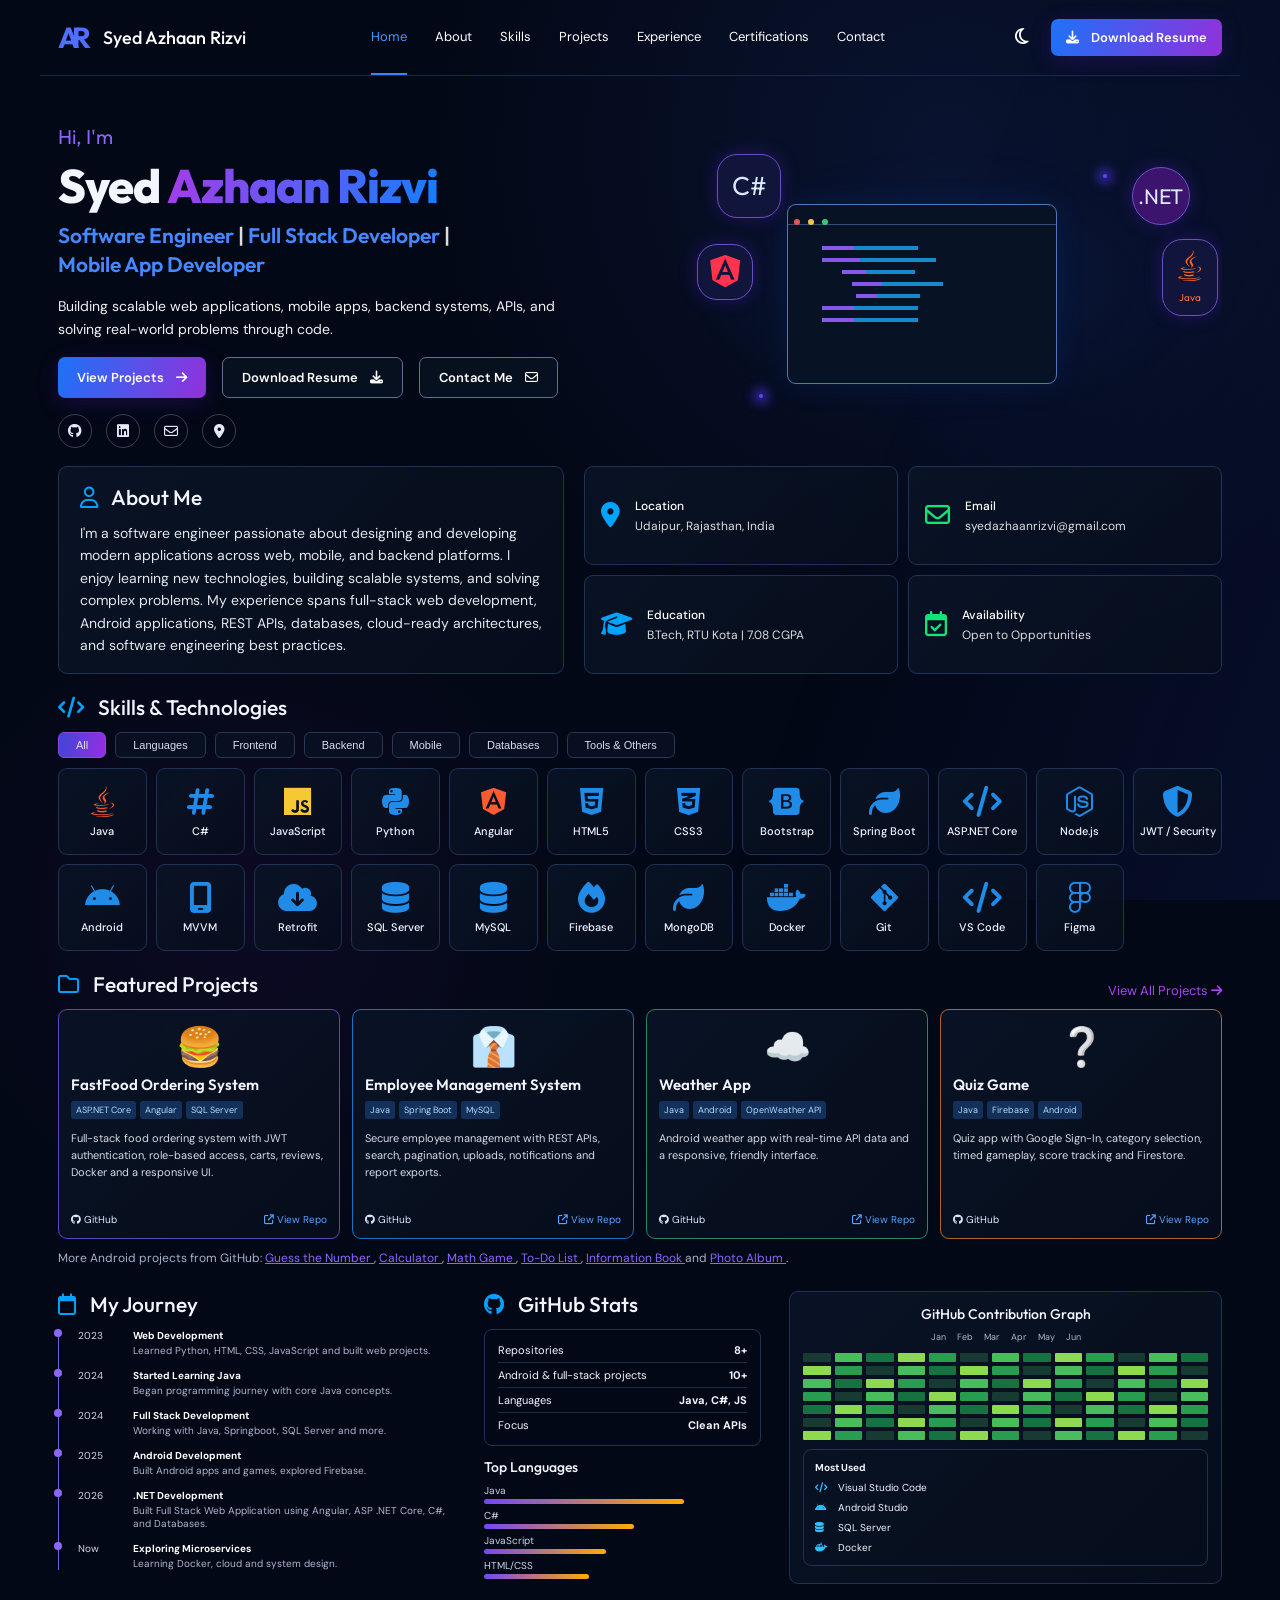
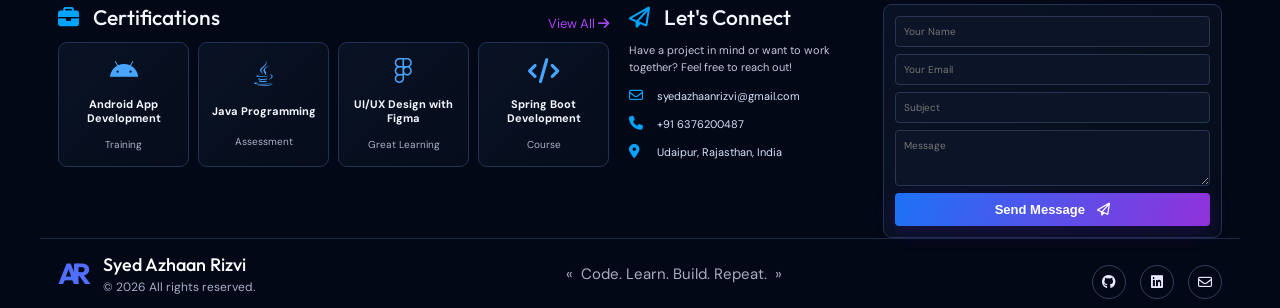
<file: index.html>
<!doctype html>
<html lang="en">
<head>
  <meta charset="UTF-8" />
  <meta name="viewport" content="width=device-width, initial-scale=1.0" />
  <meta name="description" content="Portfolio of Syed Azhaan Rizvi, a full-stack and Android developer." />
  <title>Syed Azhaan Rizvi | Portfolio</title>
  <link rel="preconnect" href="https://fonts.googleapis.com">
  <link rel="preconnect" href="https://fonts.gstatic.com" crossorigin>
  <link href="https://fonts.googleapis.com/css2?family=DM+Sans:wght@400;500;600;700&family=Outfit:wght@400;500;600;700;800&display=swap" rel="stylesheet">
  <link rel="stylesheet" href="https://cdnjs.cloudflare.com/ajax/libs/font-awesome/6.7.2/css/all.min.css" />
  <link rel="stylesheet" href="style.css" />
  <link rel="stylesheet" href="override.css" />
  <style>
    /* Self-contained light-theme contrast safeguards. */
    body.light
    {
      color: #081a3c !important;
    }
    .light .card {
      color: #081a3c !important;
      background: #ffffff !important;
      border-color: #183b70 !important;
    }
    .light .info span, .light .info b, .light .project p, .light .project h4, .light .project a,
    .light .github-note, .light .timeline p, .light .timeline b, .light .timeline em,
    .light .certs b, .light .certs small, .light .contact p, .light .contact > a,
    .light .stat-box span, .light .bars label, .light .months, .light .most-used,
    .light footer p, .light .brand small {
      color: #102b55 !important;
      opacity: 1 !important;
    }
    .light .about-card p, .light .lede {
      color: #102b55 !important;
    }
    .light .section-title, .light .about h3, .light h1, .light h2, .light h3, .light h4,
    .light h5, .light h6, .light b, .light strong {
      color: #061734 !important;
    }
    .light .section-title i, .light .about h3 i, .light .blue, .light .skill i,
    .light .certs i, .light .most-used span i, .light .contact > a i {
      color: #0061c9 !important; opacity: 1 !important;
    }
    .light .green {
      color: #04783c !important;
    }
    .light .tags span {
      color: #092d61 !important; background: #d7e9ff !important; border: 1px solid #88addc !important;
    }
    .light .filters button {
      color: #102b55 !important;
      background: #edf3ff !important;
      border-color: #5476a8 !important;
    }
    .light .filters .selected {
      color: #fff !important;
      background: linear-gradient(100deg,#265eea,#7b22d6) !important;
    }
    .light .socials a {
      color: #102b55 !important;
      border-color: #385c8e !important;
    }
    .light .hero h2 {
      color: #075bb9 !important;
    }
    .light .hero h2 i {
      color: #102b55 !important;
    }
    .light .contact-form input, .light .contact-form textarea
    {
      color: #061734 !important;
      background: #fff !important;
      border-color: #456b9e !important; }
    .light .contact-form input::placeholder, .light .contact-form textarea::placeholder
    {
      color: #405b83 !important;
      opacity: 1 !important;
    }
  </style>
</head>
<body>
  <div class="page-glow"></div>
  <header class="nav wrap">
    <a class="brand" href="#home" aria-label="Home">
      <span>AR</span>
      <b>Syed Azhaan Rizvi</b>
    </a>
    <button class="menu-btn" aria-label="Open navigation">
      <i class="fa-solid fa-bars"></i>
    </button>
    <nav>
      <a class="active" href="#home">Home</a>
      <a href="#about">About</a>
      <a href="#skills">Skills</a>
      <a href="#projects">Projects</a>
      <a href="#journey">Experience</a>
      <a href="#certifications">Certifications</a>
      <a href="#contact">Contact</a>
    </nav>
    <div class="nav-actions">
      <button class="theme" aria-label="Toggle theme">
        <i class="fa-regular fa-moon"></i>
      </button>
      <a class="btn gradient mini" href="assets/Syed-Azhaan-Rizvi-Resume.pdf" download>
        <i class="fa-solid fa-download"></i>
        
        Download Resume
      
      </a>
    </div>
  </header>

  <main>
    <section id="home" class="hero wrap">
      <div class="hero-copy">
        <p class="eyebrow">
          
          Hi, I'm
        
        </p>
        <h1>
          
          Syed <span>Azhaan Rizvi</span>
        
        </h1>
        <h2>
          
          Software Engineer
          
          <i>|</i>
          
          Full Stack Developer
          
          <i>|</i>
          
          <br>Mobile App Developer
        
        </h2>
        <p class="lede">
          
          Building scalable web applications, mobile apps, backend systems, APIs, and solving real-world problems through code.
        
        </p>
        <div class="hero-buttons">
          <a class="btn gradient" href="#projects">
           
            View Projects 
           
            <i class="fa-solid fa-arrow-right"></i>
          </a>
          <a class="btn outline" href="assets/Syed-Azhaan-Rizvi-Resume.pdf" download>
            
            Download Resume
            
            <i class="fa-solid fa-download"></i>
          </a>
          <a class="btn outline" href="#contact">
            
            Contact Me
            
            <i class="fa-regular fa-envelope"></i>
          </a>
        </div>
        <div class="socials">
          <a href="https://github.com/Azhaan24" target="_blank" aria-label="GitHub">
            <i class="fa-brands fa-github"></i>
          </a>
          <a href="https://www.linkedin.com/in/syed-azhaan-rizvi/" target="_blank" aria-label="LinkedIn">
            <i class="fa-brands fa-linkedin"></i>
          </a>
          <a href="mailto:syedazhaanrizvi@gmail.com" aria-label="Email">
            <i class="fa-regular fa-envelope"></i>
          </a>
          <a href="#contact" aria-label="Location">
            <i class="fa-solid fa-location-dot"></i>
          </a>
        </div>
      </div>
      <div class="hero-art" aria-hidden="true">
        <div class="bubble csharp">
          
          C#
        
        </div>
        <div class="bubble dotnet">
          
          .NET
        
        </div>
        <div class="bubble angular">
          <i class="fa-brands fa-angular"></i>
        </div>
        <div class="bubble java">
          <i class="fa-brands fa-java"></i>
          <small>
            
            Java
          
          </small>
        </div>
        <div class="code-window">
          <div class="dots">
            <i></i>
            <i></i>
            <i></i>
          </div>
          <div class="code-lines">
            <b></b>
            <b></b>
            <b></b>
            <b></b>
            <b></b>
            <b></b>
            <b></b>
          </div>
        </div>
        <div class="orb o1"></div>
        <div class="orb o2"></div>
      </div>
    </section>
    <section id="about" class="about wrap">
      <article class="about-card card">
        <h3>
          <i class="fa-regular fa-user"></i>
          
          About Me
        
        </h3>
        <p>
          
          I'm a software engineer passionate about designing and developing modern applications across web, mobile, and backend platforms. I enjoy learning new technologies, building scalable systems, and solving complex problems. My experience spans full-stack web development, Android applications, REST APIs, databases, cloud-ready architectures, and software engineering best practices.
        
        </p>
      </article>
      <div class="info-grid">
        <div class="info card">
          <i class="fa-solid fa-location-dot blue"></i>
          <span>
            <b>Location</b>
            Udaipur, Rajasthan, India
          </span>
        </div>
        <div class="info card">
          <i class="fa-regular fa-envelope green"></i>
          <span>
            <b>Email</b>
            syedazhaanrizvi@gmail.com
          </span>
        </div>
        <div class="info card">
          <i class="fa-solid fa-graduation-cap blue"></i>
          <span>
            <b>Education</b>
            B.Tech, RTU Kota | 7.08 CGPA</span>
          </div>
          <div class="info card">
            <i class="fa-regular fa-calendar-check green"></i>
            <span><b>Availability</b>
              Open to Opportunities
            </span>
          </div>
        </div>
      </section>
    <section id="skills" class="wrap section">
      <h3 class="section-title">
        <i class="fa-solid fa-code"></i>
        
        Skills &amp; Technologies
      
      </h3>
      <div class="filters">
        <button class="selected">
          
          All
        
        </button>
        <button>
          
          Languages
        
        </button>
        <button>
          
          Frontend
        
        </button>
        <button>
          
          Backend
        
        </button>
        <button>
          
          Mobile
        
        </button>
        <button>
          
          Databases
        
        </button>
        <button>
          
          Tools &amp; Others
        
        </button>
      </div>
      <div class="skills-grid" id="skillsGrid"></div>
    </section>
    <section id="projects" class="wrap section">
      <div class="section-heading">
        <h3 class="section-title">
          <i class="fa-regular fa-folder"></i>
          
          Featured Projects
        
        </h3>
        <a href="https://github.com/Azhaan24?tab=repositories" target="_blank">
          
          View All Projects
          
          <i class="fa-solid fa-arrow-right"></i>
        </a>
      </div>
      <div class="project-grid" id="projectGrid"></div>
      <p class="github-note">
        
        More Android projects from GitHub:
        
        <a href="https://github.com/Azhaan24/Guess-The-Number-Game" target="_blank">
          
          Guess the Number
        
        </a>
        
        ,
        
        <a href="https://github.com/Azhaan24/Calculator" target="_blank">
          
          Calculator
        
        </a>
        
        ,
        
        <a href="https://github.com/Azhaan24/Math-Game" target="_blank">
          
          Math Game
        
        </a>
        
        ,
        
        <a href="https://github.com/Azhaan24/To-Do-List" target="_blank">
          
          To-Do List
        
        </a>
        
        ,
        
        <a href="https://github.com/Azhaan24/Information-Book" target="_blank">
          
          Information Book
        
        </a>
        
        and
        
        <a href="https://github.com/Azhaan24/Photo-Album" target="_blank">
          
          Photo Album
        
        </a>
        
        .
      
      </p>
    </section>
    <section id="journey" class="wrap dashboard">
      <article class="journey">
        <h3 class="section-title">
          <i class="fa-regular fa-calendar"></i>
         
          My Journey
        
        </h3>
        <div class="timeline">
          <div>
            <em>2023</em>
            <p>
              
              <b>Web Development</b>
              Learned Python, HTML, CSS, JavaScript and built web projects.
            
            </p>
          </div>
          <div>
            <em>2024</em>
            <p>
              
              <b>Started Learning Java</b>
              Began programming journey with core Java concepts.
            
            </p>
          </div>
          <div>
            <em>2024</em>
            <p>

              <b>Full Stack Development</b>
              Working with Java, Springboot, SQL Server and more.
            
            </p>
          </div>
          <div>
            <em>2025</em>
            <p>
              
              <b>Android Development</b>
              Built Android apps and games, explored Firebase.
            
            </p>
          </div>
          <div>
            <em>2026</em>
            <p>
              
              <b>.NET Development</b>
              Built Full Stack Web Application using Angular, ASP .NET Core, C#, and Databases.</p>
            
            </div>
            <div>
              
              <em>Now</em>
              <p>
                
                <b>Exploring Microservices</b>
                Learning Docker, cloud and system design.
              
              </p>
            </div>
          </div>
        </article>
        <article class="stats">
          <h3 class="section-title">
            <i class="fa-brands fa-github"></i>
            
            GitHub Stats
          
          </h3>
          <div class="stat-box">
            <span>
              
              Repositories
              
              <b>8+</b>
            
            </span>
            <span>
              
              Android &amp; full-stack projects
              
              <b>10+</b>
            </span>
            <span>
              
              Languages
              
              <b>Java, C#, JS</b>
            </span>
            <span>
              
              Focus 
              
              <b>Clean APIs</b>
            </span>
          </div>
          <h4>
            
            Top Languages
          
          </h4>
          <div class="bars">
            <label>
              
              Java <i style="width:72%"></i>
            </label>
            <label>
              
              C# <i style="width:54%"></i>
            
            </label>
            <label>
              
              JavaScript <i style="width:44%"></i>
            
            </label><label>
              
              HTML/CSS <i style="width:38%"></i>
            
            </label>
          </div>
        </article>
        <article class="contributions card">
          <h4>
            
            GitHub Contribution Graph
          
          </h4>
          <div class="months">
            Jan　 Feb　 Mar　 Apr　 May　 Jun
          </div>
          <div class="heatmap" id="heatmap"></div>
          <div class="most-used">
            
            <b>Most Used</b>
            <span>
              <i class="fa-solid fa-code"></i>
              
              Visual Studio Code
            
            </span>
            <span>
              <i class="fa-brands fa-android"></i>
              
              Android Studio
            
            </span>
            <span>
              <i class="fa-solid fa-database"></i>
              
              SQL Server
            
            </span>
            <span>
              <i class="fa-brands fa-docker"></i>
              
              Docker
            
            </span>
          </div>
        </article>
      </section>

    <section id="certifications" class="wrap bottom-grid">
      <article>
        <div class="section-heading">
          <h3 class="section-title">
            <i class="fa-solid fa-briefcase"></i>
            
            Certifications
          
          </h3>
          <a href="certifications.html">
            
            View All <i class="fa-solid fa-arrow-right"></i>
          
          </a>
        </div>
        <div class="certs">
          <div class="card">
            <i class="fa-brands fa-android"></i>
            
            <b>Android App Development</b>
            <small>Training</small>
          </div>
          <div class="card">
            <i class="fa-brands fa-java"></i>
            
            <b>Java Programming</b>
            <small>Assessment</small>
          
          </div>
          <div class="card">
            <i class="fa-brands fa-figma"></i>
            
            <b>UI/UX Design with Figma</b>
            <small>Great Learning</small>
          
          </div>
          <div class="card">
            <i class="fa-solid fa-code"></i>
            
            <b>Spring Boot Development</b>
            <small>Course</small>
          
          </div>
        </div>
      </article>
      <article id="contact" class="contact">
        <h3 class="section-title">
          <i class="fa-regular fa-paper-plane"></i>
          
          Let's Connect
        
        </h3>
        <p>
          
          Have a project in mind or want to work together? Feel free to reach out!
        
        </p>
        <a href="mailto:syedazhaanrizvi@gmail.com">
          <i class="fa-regular fa-envelope"></i>
          
          syedazhaanrizvi@gmail.com
        
        </a>
        
        <a href="tel:+916376200487">
          <i class="fa-solid fa-phone"></i>
          
          +91 6376200487
        </a>
        <a href="#contact">
          <i class="fa-solid fa-location-dot"></i>
          
          Udaipur, Rajasthan, India
        
        </a>
      </article>
      
      <form class="contact-form card" onsubmit="sendMessage(event)">
        <input required placeholder="Your Name">
        <input required type="email" placeholder="Your Email">
        <input placeholder="Subject">
        <textarea required placeholder="Message"></textarea>
        <button class="btn gradient">
          
          Send Message
          
          <i class="fa-regular fa-paper-plane"></i>
        </button>
      </form>
    </section>
  </main>
  <footer class="wrap">
    <a class="brand" href="#home">
      <span>
        
        AR
      
      </span>
      
      <b>Syed Azhaan Rizvi
        <small>© 2026 All rights reserved.</small>
      </b>
    </a>
    <p>
      «&nbsp; Code. Learn. Build. Repeat. &nbsp;»
    </p>
    <div class="socials">
      <a href="https://github.com/Azhaan24">
        <i class="fa-brands fa-github"></i>
      </a>
      <a href="https://www.linkedin.com/in/syed-azhaan-rizvi/">
        <i class="fa-brands fa-linkedin"></i></a><a href="mailto:syedazhaanrizvi@gmail.com">
          <i class="fa-regular fa-envelope"></i>
        </a>
      </div>
    </footer>
  <script src="script.js"></script>
</body>
</html>
</file>
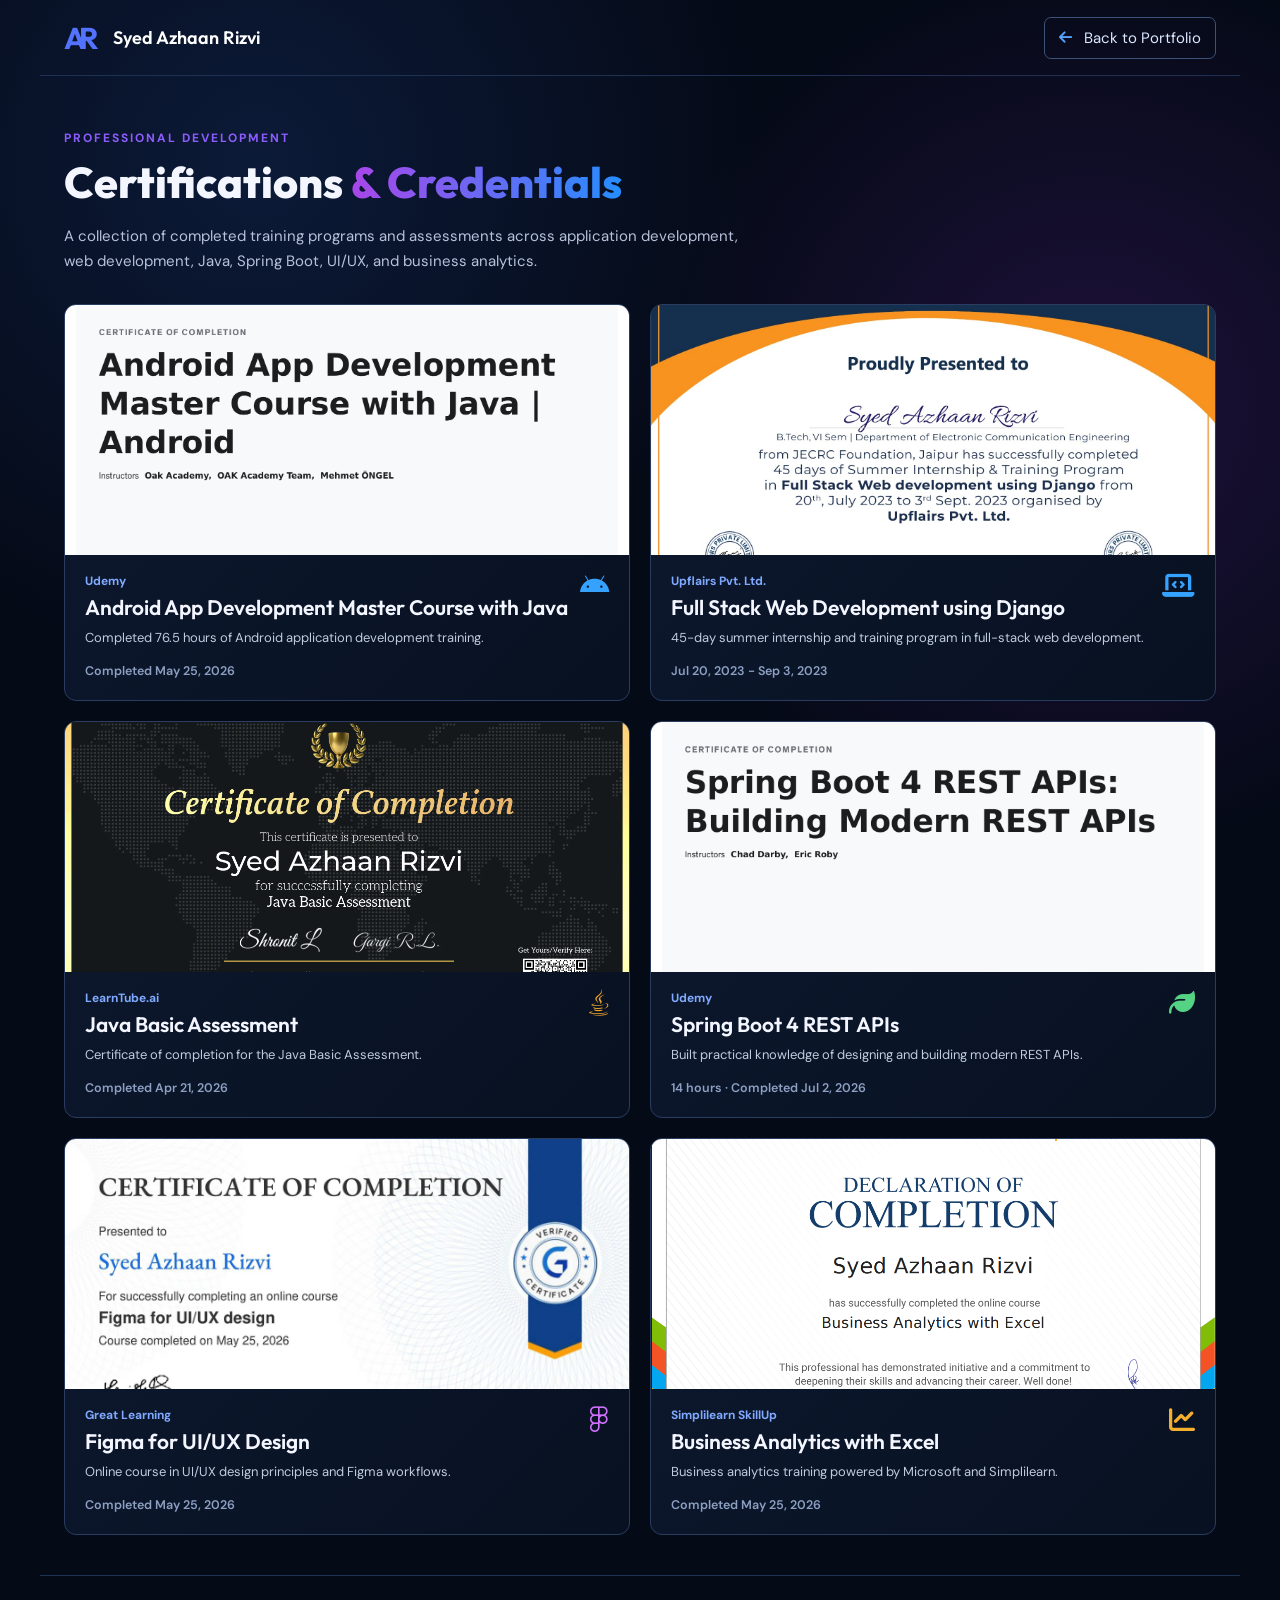
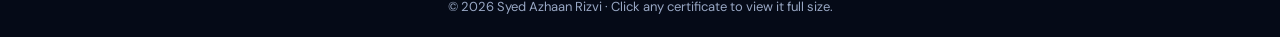
<file: certifications.html>
<!doctype html>
<html lang="en">
    <head>
        <meta charset="UTF-8">
        <meta name="viewport" content="width=device-width, initial-scale=1.0">
        <title>
            Certifications | Syed Azhaan Rizvi
        </title>
        <link rel="preconnect" href="https://fonts.googleapis.com">
        <link rel="preconnect" href="https://fonts.gstatic.com" crossorigin>
        <link href="https://fonts.googleapis.com/css2?family=DM+Sans:wght@400;500;600;700&family=Outfit:wght@500;600;700;800&display=swap" rel="stylesheet">
        <link rel="stylesheet" href="https://cdnjs.cloudflare.com/ajax/libs/font-awesome/6.7.2/css/all.min.css">
        <link rel="stylesheet" href="certifications.css">
    </head>
    <body>
        <header>
            <a class="brand" href="index.html">
                <span>AR</span>
                <b>Syed Azhaan Rizvi</b>
            </a>
            <a class="back" href="index.html#certifications">
                <i class="fa-solid fa-arrow-left"></i>
                
                Back to Portfolio
            
            </a>
        </header>
        <main>
            <p class="eyebrow">
                
                PROFESSIONAL DEVELOPMENT
            
            </p>
            <h1>
                
                Certifications
                
                <span>
                    
                    &amp; Credentials
                
                </span>
            </h1>
            <p class="intro">
                
                A collection of completed training programs and assessments across application development, web development, Java, Spring Boot, UI/UX, and business analytics.
            
            </p><section class="certificate-grid">
                <article class="certificate">
                    <a href="assets/certificates/android-app-development.jpg" target="_blank">
                        <img src="assets/certificates/android-app-development.jpg" alt="Android App Development Master Course certificate">
                    </a>
                    <div>
                        <i class="fa-brands fa-android"></i>
                        <p class="issuer">
                            
                            Udemy
                        
                        </p>
                        <h2>
                            
                            Android App Development Master Course with Java
                        
                        </h2>
                        <p>
                            
                            Completed 76.5 hours of Android application development training.
                        
                        </p>
                        <small>
                            
                            Completed May 25, 2026
                        
                        </small>
                    </div>
                </article>
                <article class="certificate">
                    <a href="assets/certificates/web-development.jpg" target="_blank">
                        <img src="assets/certificates/web-development.jpg" alt="Full Stack Web Development using Django certificate">
                    </a>
                    <div>
                        <i class="fa-solid fa-laptop-code"></i>
                        <p class="issuer">
                            
                            Upflairs Pvt. Ltd.
                        
                        </p>
                        <h2>
                            
                            Full Stack Web Development using Django
                        
                        </h2>
                        <p>
                            
                            45-day summer internship and training program in full-stack web development.
                        
                        </p>
                        <small>
                            
                            Jul 20, 2023 - Sep 3, 2023
                        
                        </small>
                    </div>
                </article>
                <article class="certificate">
                    <a href="assets/certificates/java-assessment.jpg" target="_blank">
                        <img src="assets/certificates/java-assessment.jpg" alt="Java Basic Assessment certificate">
                    </a>
                    <div>
                        <i class="fa-brands fa-java"></i>
                        <p class="issuer">
                            
                            LearnTube.ai
                        
                        </p>
                        <h2>
                            
                            Java Basic Assessment
                        
                        </h2>
                        <p>
                            
                            Certificate of completion for the Java Basic Assessment.
                        
                        </p>
                        <small>
                        
                            Completed Apr 21, 2026
                        
                        </small>
                    </div>
                </article>
                <article class="certificate">
                    <a href="assets/certificates/spring-boot-rest-apis.jpg" target="_blank">
                        <img src="assets/certificates/spring-boot-rest-apis.jpg" alt="Spring Boot 4 REST APIs certificate">
                    </a>
                    <div>
                        <i class="fa-solid fa-leaf"></i>
                        <p class="issuer">
                            
                            Udemy
                        
                        </p>
                        <h2>
                            
                            Spring Boot 4 REST APIs
                        
                        </h2>
                        <p>
                            
                            Built practical knowledge of designing and building modern REST APIs.
                        
                        </p>
                        <small>
                            
                            14 hours · Completed Jul 2, 2026
                        
                        </small>
                    </div>
                </article>
                <article class="certificate">
                    <a href="assets/certificates/figma-ui-ux.jpg" target="_blank">
                        <img src="assets/certificates/figma-ui-ux.jpg" alt="Figma for UI UX design certificate">
                    </a>
                    <div>
                        <i class="fa-brands fa-figma"></i>
                        <p class="issuer">
                            
                            Great Learning
                        
                        </p>
                        <h2>
                            
                            Figma for UI/UX Design
                        
                        </h2>
                        <p>
                            
                            Online course in UI/UX design principles and Figma workflows.
                        
                        </p>
                        <small>
                            
                            Completed May 25, 2026
                        
                        </small>
                    </div>
                </article>
                <article class="certificate">
                    <a href="assets/certificates/business-analytics.png" target="_blank">
                        <img src="assets/certificates/business-analytics.png" alt="Business Analytics with Excel certificate">
                    </a>
                    <div>
                        <i class="fa-solid fa-chart-line"></i>
                        <p class="issuer">
                            
                            Simplilearn SkillUp
                        
                        </p>
                        <h2>
                            
                            Business Analytics with Excel
                        
                        </h2>
                        <p>
                            
                            Business analytics training powered by Microsoft and Simplilearn.
                        
                        </p>
                        <small>
                            
                            Completed May 25, 2026
                        
                        </small>
                    </div>
                </article>
            </section>
        </main>
        <footer>
            
            © 2026 Syed Azhaan Rizvi · Click any certificate to view it full size.
        
        </footer>
    </body>
</html>
</file>
<file: style.css>
:root{--bg:#030816;--panel:#091224cc;--line:#223254;--ink:#f3f6ff;--muted:#b5bfd4;--blue:#168cff;--purple:#8837ec;--green:#20e682}*{box-sizing:border-box}html{scroll-behavior:smooth}body{margin:0;background:var(--bg);color:var(--ink);font:14px 'DM Sans',sans-serif;background-image:radial-gradient(circle at 74% 8%,#162a6355,transparent 26%),radial-gradient(circle at 20% 48%,#31105e33,transparent 22%)}.wrap{max-width:1200px;margin:auto;padding-left:18px;padding-right:18px}.page-glow{position:fixed;inset:0;pointer-events:none;background:linear-gradient(110deg,transparent 65%,#192a8130);z-index:-1}.nav{height:76px;display:flex;align-items:center;gap:28px;border-bottom:1px solid #1b2948}.brand{display:flex;align-items:center;gap:13px;text-decoration:none;color:#fff;white-space:nowrap}.brand span{font:bold 29px Outfit;color:#506fff;letter-spacing:-7px;margin-right:6px}.brand b{font:500 18px Outfit}.brand small{display:block;font:12px 'DM Sans';color:#a7b0c6;margin-top:3px}nav{display:flex;align-items:stretch;height:100%;gap:28px;margin:auto}nav a{color:#fff;text-decoration:none;font-size:13px;display:flex;align-items:center;border-bottom:2px solid transparent}nav a.active,nav a:hover{color:#409aff;border-color:#3a82ff}.nav-actions{display:flex;align-items:center;gap:16px}.theme{background:transparent;color:white;border:0;font-size:18px}.btn{display:inline-flex;align-items:center;justify-content:center;gap:12px;color:white;text-decoration:none;border:1px solid #617094;border-radius:7px;padding:11px 19px;font-weight:600;font-size:13px;background:#07101f}.btn.gradient{border:0;background:linear-gradient(105deg,#1d72f7,#9131db);box-shadow:0 5px 20px #42169755}.btn.mini{padding:10px 15px}.menu-btn{display:none}.hero{min-height:390px;display:grid;grid-template-columns:1.05fr .95fr;align-items:center;padding-top:30px}.eyebrow{font:20px Outfit;color:#8e63ff;margin:0 0 7px}.hero h1{font:800 47px Outfit;margin:0 0 6px;letter-spacing:-1px}.hero h1 span{background:linear-gradient(90deg,#a23deb,#177dff);color:transparent;background-clip:text}.hero h2{font:600 21px Outfit;line-height:1.38;color:#4688ff;margin:0}.hero h2 i{color:#ddd;font-style:normal}.lede{line-height:1.65;max-width:500px;margin:16px 0;color:#f1f1f3}.hero-buttons{display:flex;gap:16px;flex-wrap:wrap}.socials{display:flex;gap:14px;margin-top:16px}.socials a{color:#e5eafd;border:1px solid #34415d;width:34px;height:34px;border-radius:50%;display:grid;place-items:center;text-decoration:none}.hero-art{height:295px;position:relative;overflow:hidden;background:radial-gradient(ellipse at center,#102e6b44,transparent 65%)}.code-window{position:absolute;width:270px;height:180px;border:1px solid #5277bd;border-radius:9px;left:118px;top:65px;background:#071224;box-shadow:0 0 30px #1255c822}.dots{height:20px;border-bottom:1px solid #344c77;padding:6px}.dots i{display:inline-block;width:6px;height:6px;border-radius:50%;background:#e65755;margin-right:4px}.dots i:nth-child(2){background:#efc455}.dots i:nth-child(3){background:#38c879}.code-lines{padding:13px 26px}.code-lines b{display:block;width:74%;height:4px;background:linear-gradient(90deg,#8757e9 20%,#178bca 20% 60%,transparent 60%);margin:8px}.code-lines b:nth-child(2){width:88%}.code-lines b:nth-child(3){width:56%;margin-left:28px}.code-lines b:nth-child(4){width:70%;margin-left:38px}.code-lines b:nth-child(5){width:49%;margin-left:42px}.bubble{position:absolute;z-index:2;border:1px solid #6b4fc5;border-radius:20px;background:#11153b;color:#dce8ff;display:grid;place-items:center;box-shadow:0 0 18px #6d27ff44}.csharp{left:48px;top:15px;width:64px;height:64px;font:26px Outfit}.dotnet{right:32px;top:28px;width:58px;height:58px;border-radius:50%;font:21px Outfit;background:#3c146d}.angular{left:28px;top:105px;width:56px;height:56px;color:#ff334d;font-size:37px}.java{right:4px;top:100px;width:56px;height:77px;color:#ff671b;font-size:31px}.java small{color:#ff7140;font:10px Outfit;margin-top:-12px}.orb{position:absolute;width:4px;height:4px;border-radius:50%;background:#6844f5;box-shadow:0 0 12px 4px #4934e9}.o1{top:35px;right:115px}.o2{bottom:36px;left:90px}.card{background:linear-gradient(135deg,#0a1426e8,#070e1dc9);border:1px solid var(--line);border-radius:9px}.about{display:grid;grid-template-columns:1.15fr 1.45fr;gap:20px}.about-card{padding:17px 21px}.about h3,.section-title{font:500 21px Outfit;margin:0 0 12px}.section-title i,.about h3 i{color:#00a4ff;margin-right:10px}.about-card p{line-height:1.6;margin:0;color:#e4e7ee}.info-grid{display:grid;grid-template-columns:1fr 1fr;gap:10px}.info{display:flex;align-items:center;padding:16px;gap:15px}.info>i{font-size:25px}.blue{color:#00a4ff}.green{color:#13e47a}.info span{display:grid;gap:4px;font-size:12px;color:#ddd}.info b{font-weight:500;color:white}.section{padding-top:20px}.filters{display:flex;flex-wrap:wrap;gap:9px;margin-bottom:10px}.filters button{background:#080f20;color:#d9def0;border:1px solid #293754;border-radius:6px;padding:6px 17px;font-size:11px}.filters .selected{background:linear-gradient(100deg,#3e46d7,#972ee2);border-color:#8e46db}.skills-grid{display:grid;grid-template-columns:repeat(12,1fr);gap:9px}.skill{min-height:87px;display:grid;place-items:center;align-content:center;gap:7px}.skill i{font-size:31px;color:#208ce8}.skill:nth-child(1) i,.skill:nth-child(5) i{color:#ff5b33}.skill:nth-child(3) i{color:#f6c934}.skill:nth-child(7) i{color:#1f8cef}.skill b{font-size:11px;font-weight:500}.section-heading{display:flex;align-items:center;justify-content:space-between}.section-heading>a{color:#a846f1;text-decoration:none;font-size:13px}.project-grid{display:grid;grid-template-columns:repeat(4,1fr);gap:12px}.project{padding:12px;min-height:230px;display:flex;flex-direction:column}.project:nth-child(1){border-color:#6144c1}.project:nth-child(2){border-color:#1772c3}.project:nth-child(3){border-color:#278760}.project:nth-child(4){border-color:#b3642d}.project-icon{font-size:38px;height:44px;text-align:center}.project h4{font:600 15px Outfit;margin:9px 0 7px}.tags{display:flex;gap:4px;flex-wrap:wrap}.tags span{font-size:9px;padding:3px 5px;border-radius:3px;background:#12305a;color:#b4d9ff}.project p{font-size:11px;line-height:1.55;color:#d7dbe6;flex:1}.project div:last-child{display:flex;justify-content:space-between}.project a{color:#dfe9ff;text-decoration:none;font-size:10px}.project a:last-child{color:#56a4ff}.github-note{margin:11px 0 0;color:#a6b2c9;font-size:12px}.github-note a{color:#8d65ff}.dashboard{display:grid;grid-template-columns:1.15fr .8fr 1.25fr;gap:28px;padding-top:25px}.timeline{border-left:1px solid #7160da;padding-left:19px}.timeline>div{position:relative;display:grid;grid-template-columns:55px 1fr;margin:0 0 12px;font-size:10px}.timeline>div:before{content:'';position:absolute;width:8px;height:8px;background:#8d65ff;border-radius:50%;left:-24px}.timeline em{font-style:normal;color:#d4d7e5}.timeline p{margin:0;color:#adb8cd}.timeline b{display:block;color:white;margin-bottom:2px}.stat-box{border:1px solid var(--line);border-radius:8px;padding:8px 13px}.stat-box span{display:flex;justify-content:space-between;padding:5px 0;border-bottom:1px solid #1e2b45;font-size:11px}.stat-box span:last-child{border:0}.stats h4,.contributions h4{font:500 14px Outfit;margin:12px 0 8px}.bars label{display:block;font-size:10px;color:#cdd4e7;margin:5px 0}.bars i{display:block;height:5px;background:linear-gradient(90deg,#7447f5,#ffaa00);border-radius:4px;margin-top:2px}.contributions{padding:13px}.contributions h4{text-align:center;margin-top:0}.months{text-align:center;font-size:9px;color:#aeb7cc}.heatmap{display:grid;grid-template-columns:repeat(13,1fr);gap:4px;margin:9px 0}.heatmap i{height:9px;background:#173a32;border-radius:1px}.heatmap .l1{background:#177242}.heatmap .l2{background:#289c4f}.heatmap .l3{background:#49bd5b}.heatmap .l4{background:#8dda51}.most-used{border:1px solid #233250;border-radius:8px;padding:11px;display:grid;gap:7px;font-size:10px}.most-used span i{width:20px;color:#30bfff}.bottom-grid{display:grid;grid-template-columns:1.3fr .55fr .8fr;gap:20px;padding-top:20px}.certs{display:grid;grid-template-columns:repeat(4,1fr);gap:9px}.certs .card{padding:13px 9px;min-height:125px;display:grid;place-items:center;text-align:center;gap:7px}.certs i{font-size:25px;color:#48a5ff}.certs b{font-size:11px}.certs small{color:#aab3c8;font-size:10px}.contact p{font-size:11px;color:#c5cada;line-height:1.5}.contact>a{color:#d7e4fa;display:block;text-decoration:none;font-size:11px;margin:13px 0}.contact>a i{color:#05a3ff;width:25px;font-size:14px}.contact-form{padding:11px;display:grid;gap:7px}.contact-form input,.contact-form textarea{background:#0c1527;border:1px solid #293652;color:white;border-radius:4px;padding:8px;font:10px 'DM Sans'}.contact-form textarea{height:56px;resize:vertical}.contact-form .btn{padding:9px;border-radius:4px}footer{margin-top:20px;border-top:1px solid #1c2943;min-height:70px;display:flex;align-items:center;justify-content:space-between}footer p{color:#a7aec0;font-size:15px}.light{--bg:#eef4ff;--panel:#fff;--ink:#0b1530;--muted:#536078}.light .card{background:#fff}.light .brand,.light nav a,.light .theme{color:#0b1530}.light .lede,.light .about-card p{color:#26354f}@media(max-width:900px){.nav{gap:12px}.nav nav{gap:14px}.brand b{display:none}.nav-actions .btn{display:none}.hero{grid-template-columns:1fr}.hero-art{display:none}.skills-grid{grid-template-columns:repeat(6,1fr)}.project-grid{grid-template-columns:repeat(2,1fr)}.dashboard{grid-template-columns:1fr 1fr}.contributions{grid-column:span 2}.bottom-grid{grid-template-columns:1fr 1fr}.contact-form{grid-column:span 2}.certs{grid-template-columns:repeat(4,1fr)}}@media(max-width:620px){.nav{height:62px}.menu-btn{display:block;margin-left:auto;background:transparent;border:0;color:white;font-size:18px}.nav nav{display:none;position:absolute;top:62px;left:0;right:0;height:auto;background:#07101f;z-index:5;padding:10px 18px;flex-wrap:wrap}.nav nav.open{display:flex}.nav nav a{padding:9px}.theme{display:none}.hero{min-height:auto;padding:42px 18px}.hero h1{font-size:38px}.hero h2{font-size:18px}.about,.bottom-grid{grid-template-columns:1fr}.info-grid{grid-template-columns:1fr}.skills-grid{grid-template-columns:repeat(3,1fr)}.project-grid{grid-template-columns:1fr}.dashboard{grid-template-columns:1fr}.contributions,.contact-form{grid-column:auto}.certs{grid-template-columns:repeat(2,1fr)}footer{padding-top:14px;padding-bottom:14px}footer p{display:none}.nav-actions{display:none}}
</file>
<file: override.css>
/* Contrast refinements for light mode. Loaded after the main stylesheet. */
.light{--bg:#eef4ff;--panel:#fff;--ink:#091633;--muted:#354462;background-image:radial-gradient(circle at 74% 8%,#b6cef955,transparent 26%),radial-gradient(circle at 20% 48%,#d8c3fa55,transparent 22%)}
.light .card{background:linear-gradient(135deg,#fff,#f4f7ff);border-color:#b8c8e4;box-shadow:0 2px 9px #7891b71c}
.light .brand,.light nav a,.light .theme{color:#091633}
.light .lede,.light .about-card p,.light .project p,.light .timeline p,.light .contact p{color:#253653}
.light .info span,.light .certs small,.light .github-note,.light footer p,.light .months{color:#435575}
.light .info b,.light .project h4,.light .project a,.light .certs b,.light .timeline b,.light .stat-box span,.light .bars label,.light .most-used,.light .contact>a{color:#0b1935}
.light .filters button{background:#e4ecfa;color:#172745;border-color:#a9bbd9}
.light .socials a{color:#132340;border-color:#8fa6ca}.light .btn.outline{background:#fff;color:#0d1c38;border-color:#60779f}
.light .contact-form input,.light .contact-form textarea{background:#fff;color:#10203c;border-color:#9db1d2}
.light .contact-form input::placeholder,.light .contact-form textarea::placeholder{color:#536889}
.light footer{border-color:#bdcae0}.light .timeline{border-color:#8875dd}.light .stat-box,.light .most-used{border-color:#b8c8e4}.light .code-window{background:#eaf1ff}
.light h1,.light h2,.light h3,.light h4,.light h5,.light h6,.light b,.light strong{color:#07142e}
.light .section-title,.light .about h3,.light .section-heading>a,.light .github-note a{color:#142b63}
.light .section-title i,.light .about h3 i,.light .blue,.light .most-used span i,.light .contact>a i{color:#005ec9}
.light .green{color:#08783b}.light .skill i,.light .certs i{color:#075cbf}.light .skill b{color:#0a1e43}
.light .skill:nth-child(1) i,.light .skill:nth-child(5) i{color:#b52d1c}.light .skill:nth-child(3) i{color:#896800}.light .skill:nth-child(7) i{color:#075cbf}
.light .tags span{background:#d7e7ff;color:#0c356f;border:1px solid #acc8ee}.light .project a:last-child{color:#004eae}
.light .timeline em,.light .contributions h4{color:#1e3152}.light .heatmap i{background:#2d6553}.light .heatmap .l1{background:#147040}.light .heatmap .l2{background:#208e4b}.light .heatmap .l3{background:#35ad57}.light .heatmap .l4{background:#76c84b}
.light .filters .selected{color:#fff}.light .hero h2{color:#075cbe}.light .hero h2 i{color:#263958}.light .eyebrow{color:#6330b1}
</file>
<file: certifications.css>
:root
{
    --bg:#050a17;
    --line:#2a3d61;
    --ink:#f3f6ff;
    --muted:#b7c2da
}


*
{
    box-sizing:border-box
}


body
{
    margin:0;
    color:var(--ink);
    font:15px 'DM Sans',sans-serif;
    background:radial-gradient(circle at 20% 10%,#193b7b55,transparent 28%),radial-gradient(circle at 85% 25%,#56218a50,transparent 27%),var(--bg)}header,main,footer{max-width:1200px;
    margin:auto;
    padding-left:24px;
    padding-right:24px
    }
    

    header
    {
        height:76px;
        border-bottom:1px solid #1e3152;
        display:flex;
        align-items:center;
        justify-content:space-between
    }
    
    .brand
    {
        display:flex;
        gap:14px;
        align-items:center;
        text-decoration:none;
        color:#fff
    }
    
    
    .brand span
    {
        font:bold 30px Outfit;
        color:#5272ff;
        letter-spacing:-7px;
        margin-right:7px
    }
    
    
    .brand b
    {
        font:600 18px Outfit
    }
    
    
    .back
    {
        color:#dce8ff;
        text-decoration:none;
        border:1px solid #3d5278;
        border-radius:7px;
        padding:10px 14px
    }
    
    
    .back i
    {
        color:#55a5ff;
        margin-right:8px
    }
    
    
    main
    {
        padding-top:54px;
        padding-bottom:40px
    }
    
    
    .eyebrow
    {
        color:#8e5dff;
        font-weight:700;
        font-size:12px;
        letter-spacing:2px;
        margin:0 0 9px
    }
    
    
    h1
    {
        font:800 43px Outfit;
        margin:0
    }
    
    
    h1 span
    {
        color:transparent;
        background:linear-gradient(90deg,#a946e9,#258eff);
        background-clip:text
    }
    
    
    .intro
    {
        color:var(--muted);
        line-height:1.65;
        max-width:700px;
        margin:15px 0 30px
    }
    
    
    .certificate-grid
    {
        display:grid;
        grid-template-columns:repeat(2,minmax(0,1fr));
        gap:20px
    }
    
    
    .certificate
    {
        border:1px solid var(--line);
        border-radius:12px;
        overflow:hidden;
        background:linear-gradient(135deg,#0d1930,#081121);
        transition:transform .2s,border-color .2s
    }
    
    
    .certificate:hover
    {
        transform:translateY(-4px);
        border-color:#647edf
    }
    
    
    .certificate>a
    {
        display:block;
        background:#fff;
        line-height:0
    }
    
    
    .certificate img
    {
        width:100%;
        height:250px;
        object-fit:cover;
        object-position:center;
        transition:transform .25s
    }
    
    
    .certificate:hover img
    {
        transform:scale(1.025)
    }
    
    
    .certificate>div
    {
        padding:18px 20px 20px;
        position:relative
    }
    
    
    .certificate i
    {
        position:absolute;
        right:20px;
        top:18px;
        color:#36a2ff;
        font-size:26px
    }
    
    
    .certificate:nth-child(3) i
    {
        color:#f0a42d
    }
    
    
    .certificate:nth-child(4) i
    {
        color:#55d385
    }
    
    
    .certificate:nth-child(5) i
    {
        color:#d371ff
    }
    
    
    .certificate:nth-child(6) i
    {
        color:#f6ae2d
    }
    
    
    .issuer
    {
        margin:0;
        color:#7faaff;
        font-size:12px;
        font-weight:700
    }
    

    .certificate h2
    {
        font:600 21px Outfit;
        margin:6px 38px 8px 0;
        line-height:1.2
    }
    
    
    .certificate div>p:not(.issuer)
    {
        color:#c1cbdf;
        line-height:1.55;
        margin:0 0 12px;
        font-size:13px
    }
    
    
    .certificate small
    {
        color:#8da0c2;
        font-weight:600
    }
    
    
    footer
    {
        border-top:1px solid #1e3152;
        text-align:center;
        padding-top:22px;
        padding-bottom:22px;
        color:#98a7c4;
        font-size:13px
    }
    
    
    @media(max-width:650px)
    {
        header
        {
            height:auto;
            padding-top:16px;
            padding-bottom:16px;
            gap:12px
        }
        
        .brand b
        {
            display:none
        }
        
        .back
        {
            font-size:12px
        }
        
        main
        {
            padding-top:34px
        }
        
        h1
        {
            font-size:34px
        }
        
        .certificate-grid
        {
            grid-template-columns:1fr
        }
        
        .certificate img
        {
            height:210px
        }
    }
</file>
